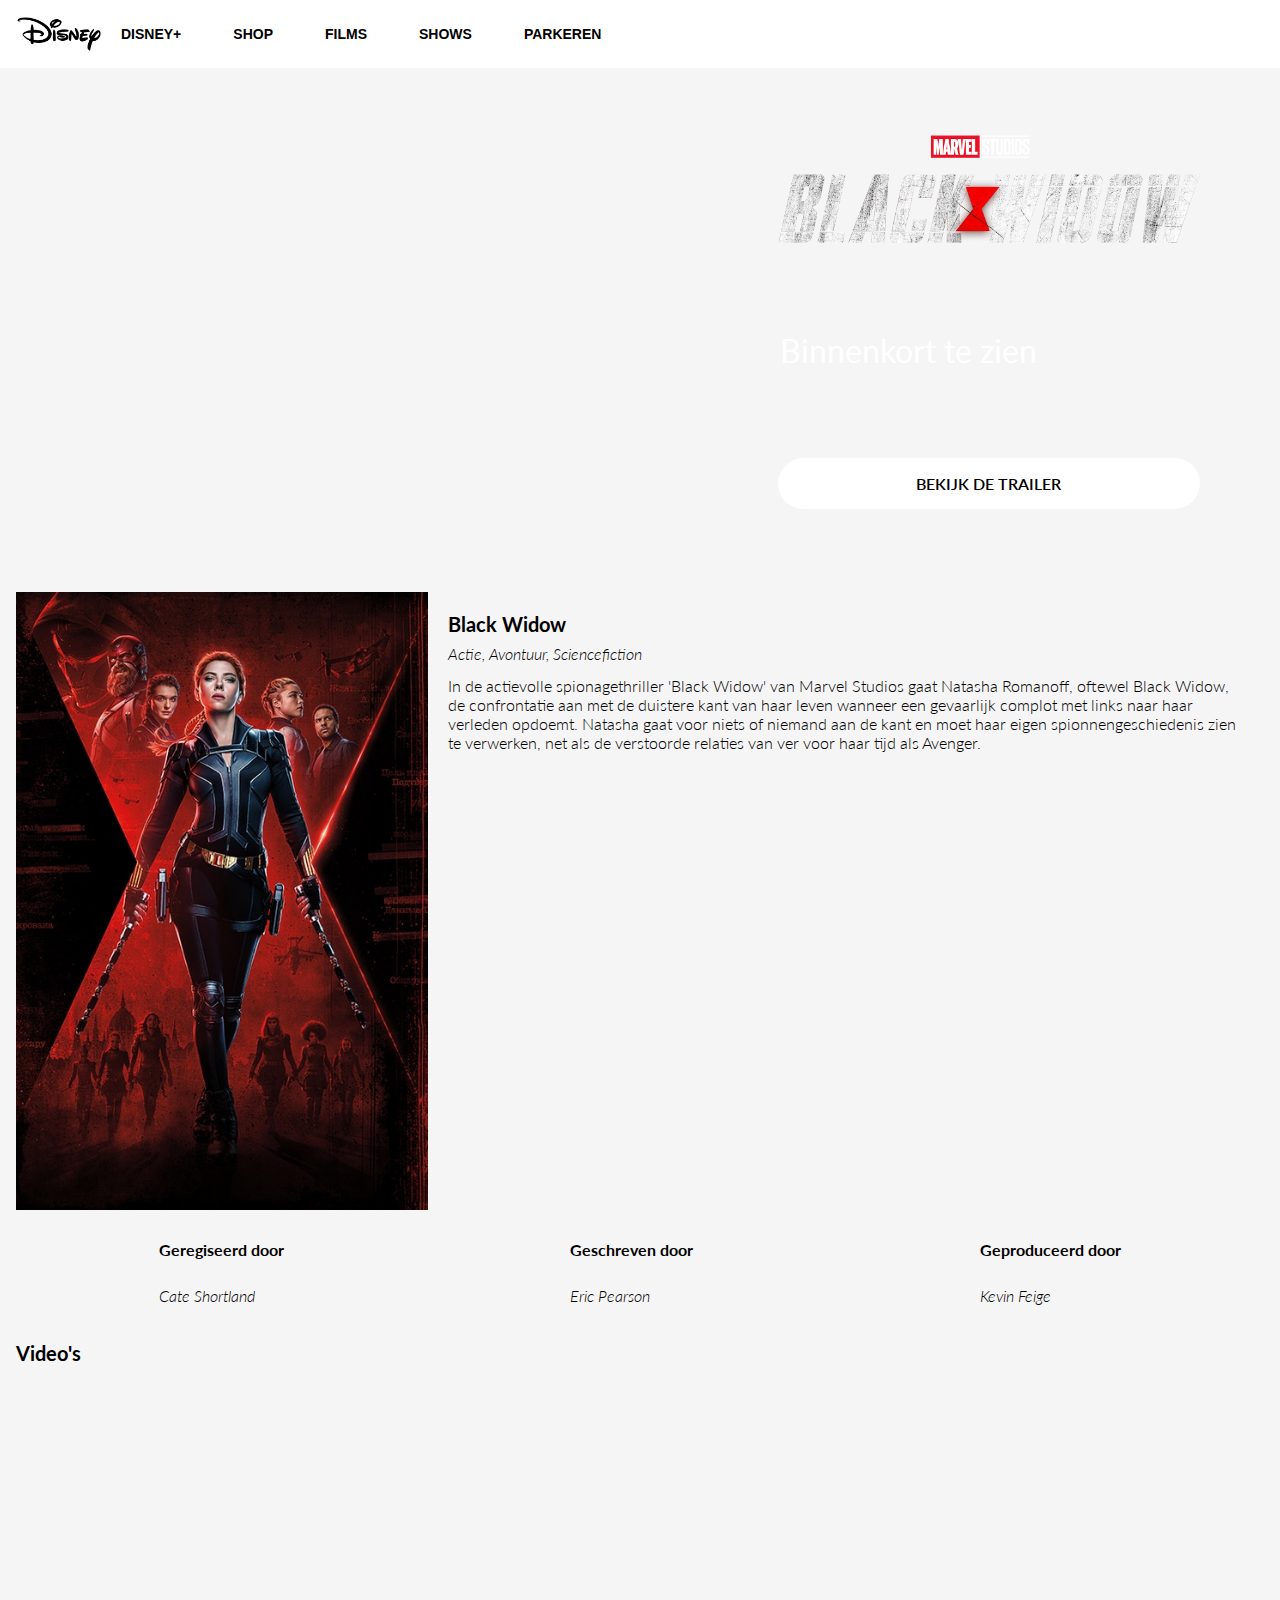
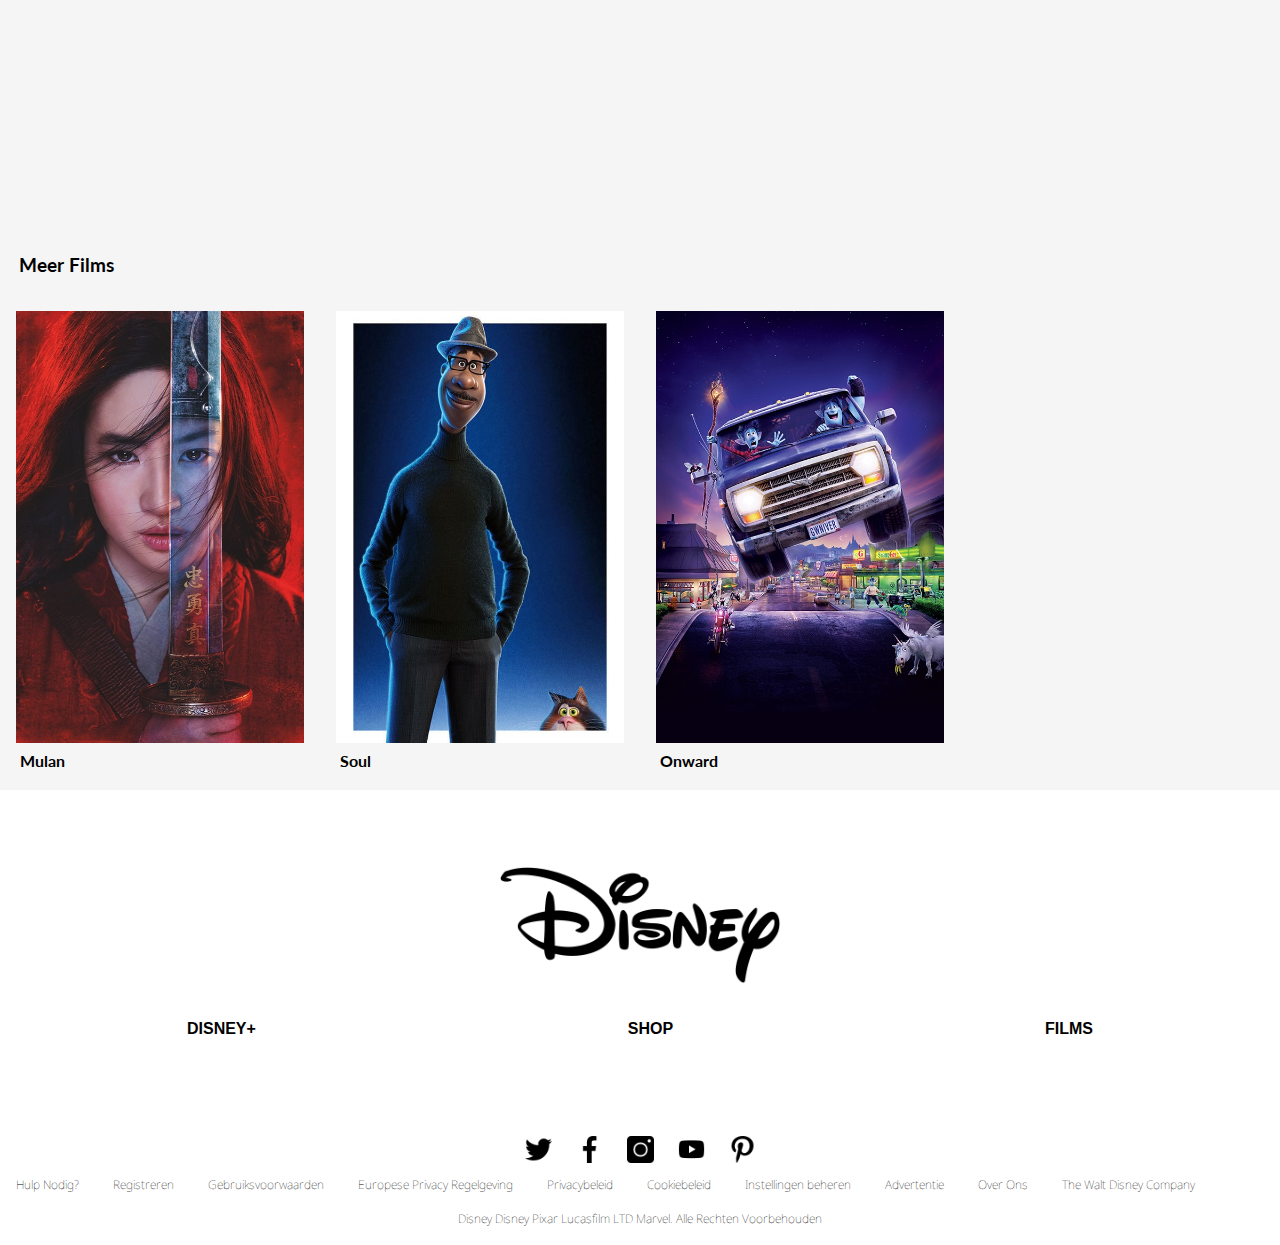
<file: detailpagina.html>
<!DOCTYPE html>
<html lang="en">

<head>
    <meta charset="UTF-8">
    <meta name="author" content="jouw naam">
    <meta name="viewport" content="width=device-width, initial-scale=1">

    <title>Disney</title>

    <link href="styles/style.css" rel="stylesheet">
    <link href="https://fonts.googleapis.com/css2?family=Noto+Sans:ital,wght@0,400;0,700;1,400;1,700&display=swap" rel="stylesheet">
    <link href="https://fonts.googleapis.com/css2?family=Lato:ital,wght@0,100;0,300;0,400;0,700;0,900;1,100;1,300;1,400;1,700;1,900&display=swap" rel="stylesheet">
</head>

<body>
    <header>
        <img src="images/disneylogo.svg.png" alt="Logo van Disney">

        <button></button>

        <nav>
            <ul>
                <li><a href="">Disney+</a></li>
                <li><a href="">Shop</a></li>
                <li><a href="">Films</a></li>
                <li><a href="">Shows</a></li>
                <li><a href="">Parkeren</a></li>
            </ul>
        </nav>
    </header>

    <main>

        <section class="widowsection">

            <img src="images/widowlogo.png" alt="Logo van de film Black Widow">

            <h1>Binnenkort te zien</h1>

            <a href="">Bekijk de trailer</a>

        </section>

        <section class="makersection">

            <section>
                <img src="images/movieswidow.jpg" alt="Black Widow die op je af komt lopen">

                <h4>Black Widow</h4>
                <p>Actie, Avontuur, Sciencefiction</p>

                <p>In de actievolle spionagethriller 'Black Widow' van Marvel Studios gaat Natasha Romanoff, oftewel Black Widow, de confrontatie aan met de duistere kant van haar leven wanneer een gevaarlijk complot met links naar haar verleden opdoemt. Natasha gaat voor niets of niemand aan de kant en moet haar eigen spionnengeschiedenis zien te verwerken, net als de verstoorde relaties van ver voor haar tijd als Avenger.</p>

            </section>

            <section>

                <article>
                    <h5>Geregiseerd door</h5>
                    <p>Cate Shortland</p>
                </article>

                <article>
                    <h5>Geschreven door</h5>
                    <p>Eric Pearson</p>
                </article>

                <article>
                    <h5>Geproduceerd door</h5>
                    <p>Kevin Feige</p>
                </article>

            </section>

        </section>

        <section class="videosection">

            <h3>Video's</h3>

            <div>

                <iframe width="452" height="254" src="https://www.youtube.com/embed/A5m8NZwSvCw" frameborder="0" allow="accelerometer; autoplay; clipboard-write; encrypted-media; gyroscope; picture-in-picture" allowfullscreen></iframe>

                <iframe width="452" height="254" src="https://www.youtube.com/embed/RxAtuMu_ph4" frameborder="0" allow="accelerometer; autoplay; clipboard-write; encrypted-media; gyroscope; picture-in-picture" allowfullscreen></iframe>

            </div>

        </section>

        <section class="moviesection">

            <h3>Meer Films</h3>

            <article>
                <a href="">
                    <img src="images/moviesmulan.jpg" alt="Mulan die met haar katana de helft van haar gezicht bedekt">
                    <h4>Mulan</h4>
                </a>


                <a href="">
                    <img src="images/soul.jpg" alt="Joe met zijn kat">
                    <h4>Soul</h4>
                </a>

                <a href="">
                    <img src="images/onwardmovie.jpg" alt="Ian en Barley in een busje vliegend uit een drempel">
                    <h4>Onward</h4>
                </a>


            </article>

        </section>

    </main>

    <footer>

        <img src="images/disneylogo.svg.png" alt="Logo van Disney">

        <nav>
            <ul>
                <li><a href="">Disney+</a></li>
                <li><a href="">Shop</a></li>
                <li><a href="">Films</a></li>
            </ul>
        </nav>

        <div>
            <a href=""><img src="images/twitter.png" alt="Ga naar Twitter"></a>
            <a href=""><img src="images/facebook.png" alt="Ga naar Facebook"></a>
            <a href=""><img src="images/instagram.png" alt="Ga naar Instagram"></a>
            <a href=""><img src="images/youtube.png" alt="Ga naar YouTube"></a>
            <a href=""><img src="images/pinterest.png" alt="Ga naar Pinterest"></a>
        </div>

        <div>
            <a href="">Hulp Nodig?</a>
            <a href="">Registreren</a>
            <a href="">Gebruiksvoorwaarden</a>
            <a href="">Europese Privacy Regelgeving</a>
            <a href="">Privacybeleid</a>
            <a href="">Cookiebeleid</a>
            <a href="">Instellingen beheren</a>
            <a href="">Advertentie</a>
            <a href="">Over Ons</a>
            <a href="">The Walt Disney Company</a>

            <p>Disney Disney Pixar Lucasfilm LTD Marvel. Alle Rechten Voorbehouden</p>
        </div>

    </footer>

    <script src="scripts/script.js"></script>
</body>

</html>
</file>
<file: styles/style.css>
/* CSS Document */

*,
*::after,
*::before {
    box-sizing: border-box;
}

/*Eigen css*/

body {
    margin: 0;
    padding: 0;
    background-color: rgb(245, 245, 245);
}

img {
    width: 100%;
}

a:focus {
    background-color: rgb(0, 119, 218);
    color: white;
}

/*header en footer*/

header {
    background-color: white;
    position: relative;
    padding: 1px;
}

button {
    border-style: none;
    display: block;
    background-color: transparent;
    height: 35px;
    width: 35px;
    left: 10px;
    margin: 19px;
    position: relative;
    outline: none;
}

/* button in normale state */

button::before,
button::after {
    content: '';
    position: absolute;
    width: 24px;
    background-color: black;
    height: 2px;
    left: 6px;
    /* transition */
    -webkit-transition: all 400ms ease-in-out;
    -moz-transition: all 400ms ease-in-out;
    -ms-transition: all 400ms ease-in-out;
    -o-transition: all 400ms ease-in-out;
    transition: all 400ms ease-in-out;
}

button::before {
    top: 10px;
}

button::after {
    top: 19px;
}

/* button in open state (class naam =  .animated) */

button.animated::before,
button.animated::after {
    top: 16px;
}

button.animated::before {
    transform: rotate(-45deg);
}

button.animated::after {
    transform: rotate(45deg);
}

header img {
    position: absolute;
    margin: auto;
    top: 0;
    bottom: 0;
    right: 0;
    left: 0;
    width: 84px;
    height: 34px;
}

header nav {
    display: none;
}

header nav.open {
    position: absolute;
    left: 0;
    right: 0;
    display: block;
    background-color: white;
}

header ul li a {
    display: block;
    font-family: helvetica;
    text-decoration: none;
    text-transform: uppercase;
    color: black;
    font-size: 14px;
    font-weight: 800;
    padding-top: 25px;
    padding-bottom: 25px;
    padding-left: 20px;
    padding-right: 20;
}

header ul {
    display: flex;
    justify-content: space-between;
    flex-direction: column;
    padding: 0;
    margin: 0;
}

header li {
    list-style: none;
    border-bottom-style: solid;
    border-bottom-width: 1px;
    border-bottom-color: lightgrey;
}

footer {
    background-color: white;
    padding: 1px;
}

footer img {
    display: block;
    margin-left: auto;
    margin-right: auto;
    margin-top: 25px;
    padding-top: 50px;
    width: 22%;
}

footer ul {
    padding: 0;
}

footer li > a {
    display: block;
    font-family: helvetica;
    text-decoration: none;
    text-transform: uppercase;
    color: black;
    font-size: 1em;
    font-weight: 800;
    text-align: center;
}

footer li {
    list-style: none;
    margin-top: 20px;
    margin-bottom: 20px;
}

footer div:nth-of-type(1) {
    display: flex;
    justify-content: center;

}

footer div:nth-of-type(1) a {
    padding: 0;
}

footer div:nth-of-type(1) a img {
    width: 27px;
    margin: 12px;
}

footer div:nth-of-type(2) a {
    text-align: center;
    text-decoration: none;
    color: black;
    margin-left: 10px;
    margin-right: 10px;
    padding: 5px;
    font-family: 'Noto Sans', sans-serif;
    font-weight: 100;
    font-size: 12px;
}

footer div:nth-of-type(2) p {
    text-align: center;
    text-decoration: none;
    color: black;
    margin-left: 10px;
    margin-right: 10px;
    padding: 5px;
    font-family: 'Noto Sans', sans-serif;
    font-weight: 100;
    font-size: 12px;
}

/*Home page*/

/*Onward section*/
main .onwardsection {
    background-image: url('https://lumiere-a.akamaihd.net/v1/images/eu_disney-plus_onward_hero_m_c4658e75.jpeg?region=0,0,750,668&width=600');
    height: 31.75em;
    background-size: cover;
    background-position: right;
    background-repeat: no-repeat;
}

main .onwardsection img {
    padding-top: 300px;
    display: block;
    margin-left: auto;
    margin-right: auto;
    width: 50%;
}

main .onwardsection h1 {
    color: white;
    text-align: center;
    font-family: 'Lato', sans-serif;
    font-weight: 300;
    font-size: 1em;
}

main .onwardsection a {
    display: block;
    text-decoration: none;
    color: white;
    text-align: center;
    background-color: rgb(0, 119, 218);
    width: 230px;
    margin: auto;
    border-radius: 2em;
    padding-bottom: 16px;
    padding-top: 16px;
    padding-left: 32px;
    padding-right: 32px;
    font-family: 'Lato', sans-serif;
    font-weight: 600;
    text-transform: uppercase;
    bottom: 2em;
}

/*Mandalorian section*/
main .mandaloriansection {
    background-color: rgb(8, 19, 52);
    padding: .5em;
}

main .mandaloriansection article {
    background: rgb(20, 43, 98);
    margin: 1em;
}

main .mandaloriansection article h2 {
    padding: .75em;
    margin: 0;
    color: white;
    font-family: 'Lato', sans-serif;
}

main .mandaloriansection article p {
    padding: .75em;
    margin: 0;
    color: white;
    font-family: 'Lato', sans-serif;
    font-weight: 300;
    font-size: 1em;
}

main .mandaloriansection article p:nth-of-type(2) {
    font-weight: 700;
}

main .mandaloriansection article img {
    width: 100%;
}

/* Phineas & Ferb section*/

.phineassection {
    background-color: rgb(15, 17, 73);
    padding-bottom: 1em;
    position: relative;
}

.phineassection img:nth-of-type(1) {
    display: none;
}

.phineassection img:nth-of-type(3) {
    display: block;
    width: 478px;
    margin: auto;
}

.phineassection a {
    display: block;
    color: white;
    text-decoration: none;
    text-align: center;
    text-transform: uppercase;
    font-family: 'Noto Sans', sans-serif;
    font-weight: 700;
    padding: 1.5em;
}

.phineassection a:hover {
    text-decoration: underline;
}


/*Parken section*/

main .parkensection {
    background-color: rgb(245, 245, 245);
}

main .parkensection img {
    width: 100%;
}

main .parkensection h2 {
    text-align: center;
    font-family: 'Noto Sans', sans-serif;
    font-size: 30px;
    font-weight: 400;
    padding-top: 20px;
}

main .parkensection article {
    margin: 16px;
    background-color: white;
}

main .parkensection article p {
    font-family: 'Lato', sans-serif;
    font-size: 1em;
    font-weight: 700;
    padding: .75em;
}

main .parkensection article h3 {
    font-family: 'Noto Sans', sans-serif;
    font-weight: 100;
    font-size: 18px;
    padding-bottom: 10px;
    padding-left: 10px;
}

/*Movies in de home en detailpagina*/
main .moviesection h2 {
    text-align: center;
    font-family: 'Noto Sans', sans-serif;
    font-size: 30px;
    font-weight: 400;
    padding-top: 20px;
}

main .moviesection h3 {
    font-family: 'Lato', sans-serif;
    margin-left: 1em;
}

main .moviesection article {
    display: grid;
    grid-template-columns: 50% 50%;
}

main .moviesection article a {
    text-decoration: none;
    margin: 1em
}

main .moviesection article a h4 {
    font-family: 'Lato', sans-serif;
    color: black;
    margin: .25em
}

/*Shop*/
main .shopsection {
    background-color: rgb(245, 245, 245);
}

main .shopsection h2 {
    text-align: center;
    font-family: 'Noto Sans', sans-serif;
    font-size: 30px;
    font-weight: 400;
    padding-top: 20px;
}

main .shopsection h3 {
    text-align: center;
    font-family: 'Lato', sans-serif;
    font-weight: 300;
}

main .shopsection img:nth-of-type(1) {
    padding: 1em;
}

main .shopsection img:nth-of-type(2) {
    display: none;
}

main .shopsection img:nth-of-type(3) {
    display: block;
    margin-left: auto;
    margin-right: auto;
    width: 50%;
}

/*Detailpagina*/
main .widowsection {
    background-image: url('https://graziamagazine.com/mx/wp-content/uploads/sites/13/2019/12/ya-esta-aqui-el-trailer-de-black-widow-con-scarlett-johansson-destacada.jpg');
    height: 31.75em;
    background-size: cover;
    background-position: left;
    background-repeat: no-repeat;
}

main .widowsection img {
    display: block;
    padding-top: 300px;
    margin: auto;
    width: 50%;
}

main .widowsection h1 {
    color: white;
    font-family: "Lato", sans-serif;
    font-weight: 400;
    text-align: center;
}

main .widowsection a {
    color: black;
    display: block;
    width: 230px;
    margin: auto;
    background-color: white;
    border-radius: 2em;
    text-decoration: none;
    text-align: center;
    padding-bottom: 16px;
    padding-top: 16px;
    padding-left: 32px;
    padding-right: 32px;
    font-family: 'Lato', sans-serif;
    font-weight: 600;
    text-transform: uppercase;
}

main .makersection {
    margin: 1em;
}

main .makersection img {
    width: 50%;
    margin: auto;
    display: block;
}

main .makersection h4 {
    font-family: "Lato", sans-serif;
    font-weight: 700;
    font-size: 1.25em;
}

main .makersection h5 {
    font-family: "Lato", sans-serif;
    font-weight: 700;
    font-size: 1em;
}

main .makersection p {
    font-family: "Lato", sans-serif;
    font-weight: 300;
}

main .makersection p:nth-of-type(1) {
    font-family: "Lato", sans-serif;
    font-weight: 300;
    font-style: italic;
}

main .videosection {
    margin: 1em;
}

main .videosection h3 {
    font-family: "Lato", sans-serif;
    font-weight: 700;
    font-size: 1.25em;
}

main .videosection iframe {
    display: block;
    margin: auto;
    padding: 1em;
}



/*Vanaf hier is het desktop*/

@media (min-width: 37.5em) {

    /*Voor als je op desktop over de afbeeldingen gaat hoveren met je muis*/
    main img {
        transition: transform 1s;
    }

    main img:hover {
        transform: scale(1.05);
    }


    /*Onward section background image op desktop*/
    main .onwardsection {
        background-image: url('https://lumiere-a.akamaihd.net/v1/images/eu_disney-plus_onward_hero_r_7afe8418.jpeg?region=0,0,3200,1336&width=1200');
        transition: transform 1s;
    }
}

@media (min-width: 40em) {

    /*header & footer*/
    header {
        display: flex;
        justify-content: flex-start;
    }

    header img {
        display: block;
        margin: 0;
        position: relative;
        top: 1em;
        left: 1em;
    }

    header nav {
        display: block;
    }

    header button {
        display: none;
    }

    header nav ul {
        justify-content: flex-start;
        flex-direction: row;
    }

    header nav ul li {
        border-bottom-style: none;
        padding-left: 1em;
        padding-right: 1em;
    }

    footer ul {
        display: flex;
        justify-content: space-around;
    }

    /*Onward section op desktop*/
    main .onwardsection {
        display: flex;
        justify-content: flex-start;
        flex-direction: column;
    }

    main .onwardsection img {
        display: inline;
        width: 33%;
        margin-top: auto;
        margin-bottom: auto;
        margin-left: 5em;
        padding: 0;
    }

    main .onwardsection h1 {
        width: 33%;
        margin-left: 5em;
        padding: 0;
        font-size: 1.25em;
    }

    main .onwardsection a {
        width: 33%;
        margin-top: auto;
        margin-bottom: auto;
        margin-left: 5em;
    }

    /*Mandalorian section op desktop*/
    main .mandaloriansection {
        display: grid;
        grid-template-columns: 50% 50%;
    }

    main .mandaloriansection article:nth-of-type(1) {
        margin-left: 2.5em;
    }

    main .mandaloriansection article:nth-of-type(2) {
        margin-right: 2.5em;
    }

    /*Phineas section op desktop*/
    main .phineassection {
        background-color: none;
        padding: 0;
    }

    main .phineassection img:nth-of-type(2) {
        display: none;
    }

    main .phineassection img:nth-of-type(1) {
        display: block;
        transition: transform 1s;
    }

    main .phineassection img:nth-of-type(1):hover {
        transform: scale(1.05);
    }

    main .phineassection img:nth-of-type(3) {
        position: absolute;
        width: 45%;
        top: 5em;
    }

    /*Parken section op desktop*/
    main .parkensection section {
        display: grid;
        grid-template-columns: 50% 50%;
    }

    main .parkensection section article:nth-of-type(1) {
        margin-left: 2.5em;
    }

    main .parkensection section article:nth-of-type(2) {
        margin-right: 2.5em;
    }

    /*Movie section op desktop*/
    main .moviesection article {
        grid-template-columns: 25% 25% 25% 25%;
    }

    /*Shop section op desktop*/
    main .shopsection img:nth-of-type(1) {
        display: none;
    }

    main .shopsection img:nth-of-type(2) {
        display: block;
        padding: 2em;
    }

    main .shopsection img:nth-of-type(3) {
        display: inline;
        position: relative;
        margin: auto;
        width: 20%;
        top: -10em;
        left: 5em;
    }

    /*Detailpagina op desktop*/

    /*Widow section op desktop*/
    main .widowsection {
        display: flex;
        justify-content: flex-start;
        flex-direction: column;
    }

    main .widowsection img {
        display: inline;
        width: 33%;
        margin-top: auto;
        margin-bottom: auto;
        margin-right: 5em;
        padding: 0;
    }

    main .widowsection h1 {
        display: inline;
        width: 33%;
        margin-right: 5em;
        margin-left: auto;
        padding: 0;
        text-align: center;
    }

    main .widowsection a {
        width: 33%;
        margin-top: auto;
        margin-bottom: auto;
        margin-right: 5em;
    }

    /*Maker section op desktop*/
    main .makersection {
        position: relative;
    }

    main .makersection section:nth-of-type(1) img {
        width: 33%;
        display: inline;
    }

    main .makersection section:nth-of-type(1) h4 {
        display: inline;
        position: absolute;
        margin: 1em;
    }

    main .makersection section:nth-of-type(1) p:nth-of-type(1) {
        display: inline;
        position: absolute;
        top: 2em;
        margin: 1.25em;
    }

    main .makersection section:nth-of-type(1) p:nth-of-type(2) {
        display: inline;
        position: absolute;
        top: 4em;
        margin: 1.25em;
    }


    main .makersection section:nth-of-type(2) {
        display: flex;
        justify-content: space-around;
    }

    /*Video section*/
    main .videosection div {
        display: grid;
        grid-template-columns: 50% 50%;
    }

    main .videosection div iframe {
        width: 100%;
    }

}

/*Extra media query voor de video's op de detailpage*/
@media (min-width: 60em) {
    main .videosection div iframe {
        height: 50vh;
    }
}

/*Disney website in dark mode afhankelijk van de instellingen van de gebruiker*/

@media (prefers-color-scheme: dark) {
    body {
        background-color: rgb(21, 32, 40);
        opacity: .75;
    }


    /*Header en footer in dark mode*/
    header {
        background-color: rgb(32, 33, 36);
    }

    header img {
        filter: invert(1);
    }

    header nav ul li a {
        color: white;
    }


    header nav.open {
        background-color: rgb(32, 33, 36);
    }

    button::before,
    button::after {
        background-color: white;
    }

    footer {
        background-color: rgb(32, 33, 36);
    }

    footer img {
        filter: invert(1);
    }

    footer nav ul li a {
        color: white;
    }

    footer div:nth-of-type(2) a {
        color: white;
    }

    footer div:nth-of-type(2) p {
        color: white;
    }

    /*Home pagina*/

    /*Onward section in dark mode*/
    main .onwardsection a {
        background-color: black;
    }

    /*Mandalorian section in dark mode*/
    main .mandaloriansection {
        background-color: rgb(21, 32, 40);
    }

    main .mandaloriansection article {
        background-color: black;
    }

    /*Phineas section in dark mode*/
    main .phineassection {
        background-color: black;
    }

    /*Parken section in dark mode*/
    main .parkensection {
        background-color: rgb(21, 32, 40);
    }

    main .parkensection h2 {
        color: white;
    }

    main .parkensection article {
        background-color: black;
    }

    main .parkensection article h3 {
        color: white;
    }

    /*Movie section in dark mode*/
    main .moviesection h2 {
        color: white;
    }

    main .moviesection h3 {
        color: white;
    }

    main .parkensection article p {
        color: white;
    }

    main .moviesection article a h4 {
        color: white;
    }

    /*Shop section in dark mode*/
    main .shopsection {
        background-color: rgb(21, 32, 40);
    }

    main .shopsection img:nth-of-type(3) {
        filter: invert(1);
    }

    main .shopsection h2 {
        color: white;
    }

    main .shopsection h3 {
        color: white;
    }

    /*Detail pagina*/
    main .widowsection a {
        color: white;
        background-color: black;
    }

    main .makersection h4 {
        color: white;
    }

    main .makersection h5 {
        color: white;
    }

    main .makersection p {
        color: white;
    }

    main .videosection h3 {
        color: white;
    }

}
</file>
